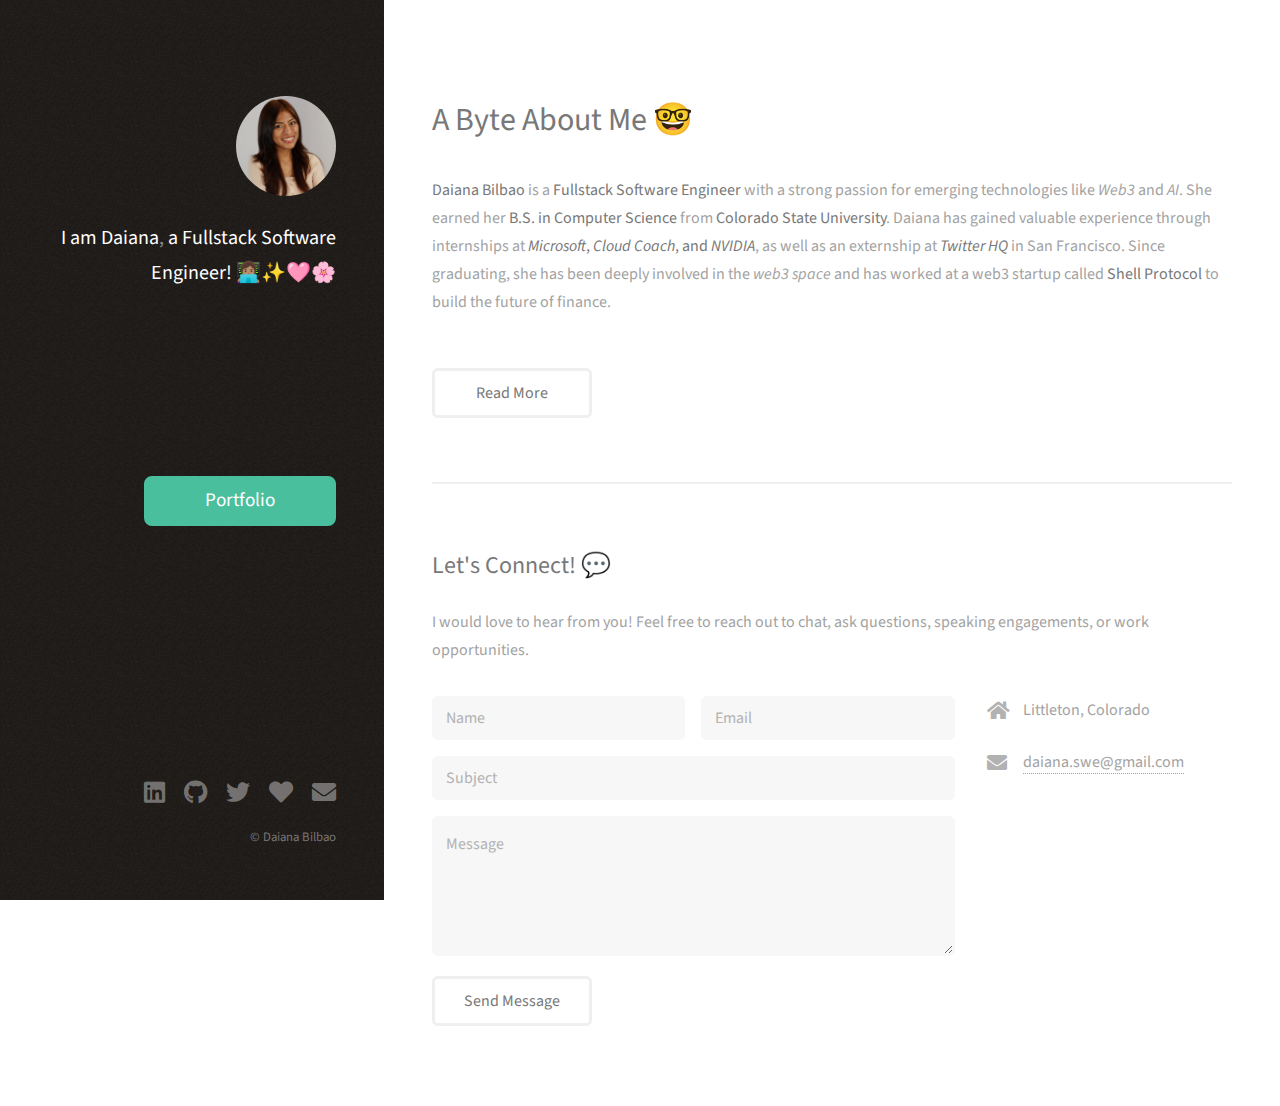
<file: index.html>
<!DOCTYPE html>
<html>
  <head>
    <!-- Google tag (gtag.js) -->
    <script
      async
      src="https://www.googletagmanager.com/gtag/js?id=G-5L2PHPG77F"
    ></script>
    <script>
      window.dataLayer = window.dataLayer || [];
      function gtag() {
        dataLayer.push(arguments);
      }
      gtag("js", new Date());
      gtag("config", "G-5L2PHPG77F");
    </script>
    <!-- End Google tag (gtag.js) -->

    <title>Daiana Bilbao | Software Engineer</title>
    <meta charset="utf-8" />
    <meta
      name="viewport"
      content="width=device-width, initial-scale=1, user-scalable=no"
    />
    <link rel="stylesheet" href="/assets/css/main.css" />

    <link
      rel="icon"
      href="images/my-pics/daiana-headshot.jpeg"
      type="image/x-icon"
    />
  </head>

  <body class="is-preload">
    <!-- Header -->
    <header id="header">
      <div class="inner">
        <a href="#" class="image avatar">
            <img src="images/my-pics/daiana-sq-headshot.jpeg" alt=""/>
        </a>
        <h1>
          <strong>I am Daiana</strong>,
          <strong>a Fullstack Software Engineer! 👩🏽‍💻✨🩷🌸</strong>
          <br />
        </h1>
      </div>

      <!-- Add Portfolio Link -->
      <ul class="actions responsive-buttons">
        <li>
          <a href="portfolio.html" class="button large primary">Portfolio</a>
        </li>
      </ul>
      
    </header>

    <!-- Main -->
    <div id="main">
      <!-- One -->
      <section id="one">
        <header class="major">
          <h2>A Byte About Me 🤓<br /></h2>
        </header>

        <p>
          <strong>Daiana Bilbao</strong> is a
          <strong>Fullstack Software Engineer</strong> with a strong passion for
          emerging technologies like <em>Web3</em> and <em>AI</em>. She earned her
          <strong>B.S. in Computer Science</strong> from
          <strong>Colorado State University</strong>. Daiana has gained valuable
          experience through internships at
          <strong
            ><em>Microsoft</em>, <em>Cloud Coach</em>, and
            <em>NVIDIA</em></strong
          >, as well as an externship at <strong><em>Twitter HQ</em></strong> in
          San Francisco. Since graduating, she has been deeply involved in the
          <em>web3 space</em> and has worked at a web3 startup called
          <strong>Shell Protocol</strong> to build the future of finance.
        </p>

        <div
          id="byteAboutMe"
          style="
            display: none;
            background-color: #ffe6e6;
            border-radius: 10px;
            padding: 20px;
          "
        >
          <br />
          <h3>Why Tech?  </h3>
          <p>
            Since I was little, I’ve always been a tech enthusiast. My favorite website was <em>Google</em>, as the daughter of immigrant parents who didn’t speak English, I was the translator and the one to figure out everything my parents needed, from paying bills to translating legal papers. Google became my best friend, and I loved that if I wanted to learn something, it was just a search away. Having access to information like that was incredibly empowering & that's why I'm in tech because I want empower others through the code I write. 🌟
          </p>

          <h3>Fun Facts:</h3>
            <ul>
              <li> I'm from Argentina 🇦🇷 </li>
              <li> I'm a first-generation college graduate & DACA Recipient 🎓 </li>
              <li> Advocate for wellness & mental health 🧘🏽‍♀️ </li>
              <li> Dedicated to empowering women & underrepresented communities in tech 💪🏽 </li>
            </ul>

<h3>My Favorite Quotes:</h3>

<blockquote>
  <p>“Shoot for the moon. Even if you miss, you'll land among the stars.”</p>
  <footer>- Norman Vincent Peale</footer>
</blockquote>

<blockquote>
  <p>“Every action you take is a vote for the type of person you wish to become.”</p>
  <footer>- James Clear</footer>
</blockquote>

<blockquote>
  <p>“Fail early, fail often, but always fail forward.”</p>
  <footer>- John C. Maxwell</footer>
</blockquote>

<blockquote>
  <p>“It's so important to identify beliefs. Because once you identify <em>[a negative belief]</em>, once you bring it into the light, you will see it doesn't belong to you:</p>
  <ul>
    <li>That it came from your parents;</li>
    <li>It came from your family;</li>
    <li>It came from your society;</li>
    <li>It came from your friends.</li>
  </ul>
  <p>And you bought into it. But it isn't yours.”</p>
  <footer>- Bashar</footer>
</blockquote>

<blockquote>
  <p>“Do the uncomfortable. Become comfortable with these acts. Prove to yourself that your limiting beliefs die a quick death if you will simply do what you feel uncomfortable doing.”</p>
  <footer>- Darren Rowse</footer>
</blockquote>
        </div>
        <ul class="actions">
          <li style="padding-top: 20px">
            <a
              href="#"
              class="button"
              id="readMoreBtn"
              onclick="toggleByteAboutMe()"
              >Read More</a
            >
          </li>
        </ul>
      </section>

      <script>
        function toggleByteAboutMe() {
          var content = document.getElementById("byteAboutMe");
          var button = document.getElementById("readMoreBtn");

          if (content.style.display === "none") {
            content.style.display = "block";
            button.textContent = "Read Less";
          } else {
            content.style.display = "none";
            button.textContent = "Read More";
          }
        }
      </script>

      <section id="three">
        <h2>Let's Connect! 💬</h2>
        <p>
          I would love to hear from you! Feel free to reach out to chat, ask
          questions, speaking engagements, or work opportunities.
        </p>
        <div class="row">
          <div class="col-8 col-12-small">
            <!-- Formspree Integration with reCAPTCHA v3 -->
            <form
              id="contactForm"
              action="https://formspree.io/f/mvgpyrly"
              method="POST"
            >
              <div class="row gtr-uniform gtr-50">
                <div class="col-6 col-12-xsmall">
                  <input
                    type="text"
                    name="name"
                    id="name"
                    placeholder="Name"
                    required
                  />
                </div>
                <div class="col-6 col-12-xsmall">
                  <input
                    type="email"
                    name="email"
                    id="email"
                    placeholder="Email"
                    required
                  />
                </div>
                <div class="col-12">
                  <input
                    type="text"
                    name="subject"
                    id="subject"
                    placeholder="Subject"
                    required
                  />
                </div>
                <div class="col-12">
                  <textarea
                    name="message"
                    id="message"
                    placeholder="Message"
                    rows="4"
                    required
                  ></textarea>
                </div>
                <input
                  type="hidden"
                  id="g-recaptcha-response"
                  name="g-recaptcha-response"
                />
              </div>
              <ul class="actions" style="padding-top: 20px">
                <li>
                  <input type="submit" value="Send Message" />
                </li>
              </ul>
            </form>
          </div>
          <div class="col-4 col-12-small">
            <ul class="labeled-icons">
              <li>
                <h3 class="icon solid fa-home">
                  <span class="label"></span>
                </h3>
                Littleton, Colorado
              </li>
              <li>
                <h3 class="icon solid fa-envelope">
                  <span class="label">Email</span>
                </h3>
                <a href="#">daiana.swe@gmail.com</a>
              </li>
            </ul>
          </div>
        </div>
      </section>

      <script src="https://www.google.com/recaptcha/api.js?render=6LdFyTYqAAAAAH2GTvfJukVPYrH8rKC8KQnCT6Ys"></script>

      <script>
        document
          .getElementById("contactForm")
          .addEventListener("submit", function (event) {
            event.preventDefault();
            grecaptcha.ready(function () {
              grecaptcha
                .execute("6LdFyTYqAAAAAH2GTvfJukVPYrH8rKC8KQnCT6Ys", {
                  action: "submit",
                })
                .then(function (token) {
                  document.getElementById("g-recaptcha-response").value = token;
                  document.getElementById("contactForm").submit();
                });
            });
          });
      </script>
    </div>

    <!-- Footer -->
    <footer id="footer">
      <div class="inner">
        <!-- Links -->
        <ul class="icons">
          <li>
            <a
              href="https://www.linkedin.com/in/daianabilbao/"
              class="icon brands fa-linkedin"
              target="_blank"
            >
              <span class="label">Linkedin</span></a
            >
          </li>
          <li>
            <a
              href="https://github.com/dayana0425"
              class="icon brands fa-github"
              target="_blank"
            >
              <span class="label">Github</span>
            </a>
          </li>
          <li>
            <a
              href="https://twitter.com/hello_dayana"
              class="icon brands fa-twitter"
              target="_blank"
            >
              <span class="label">Twitter</span>
            </a>
          </li>
          <li>
            <a
              href="https://hashnode.com/@daianabilbao"
              class="icon solid fa-heart"
              target="_blank"
            >
              <span class="label">Hashnode</span>
            </a>
          </li>
          <li>
            <a
              href="https://mail.google.com/mail/?view=cm&fs=1&to=daiana.swe@gmail.com"
              class="icon solid fa-envelope"
              target="_blank"
            >
              <span class="label">Email</span>
            </a>
          </li>
        </ul>
        <!-- Copyright -->
        <ul class="copyright">
          <li>&copy; Daiana Bilbao</li>
        </ul>
      </div>
    </footer>

    <!-- Scripts -->
    <script src="assets/js/jquery.min.js"></script>
    <script src="assets/js/jquery.poptrox.min.js"></script>
    <script src="assets/js/browser.min.js"></script>
    <script src="assets/js/breakpoints.min.js"></script>
    <script src="assets/js/util.js"></script>
    <script src="assets/js/main.js"></script>
  </body>
</html>
</file>
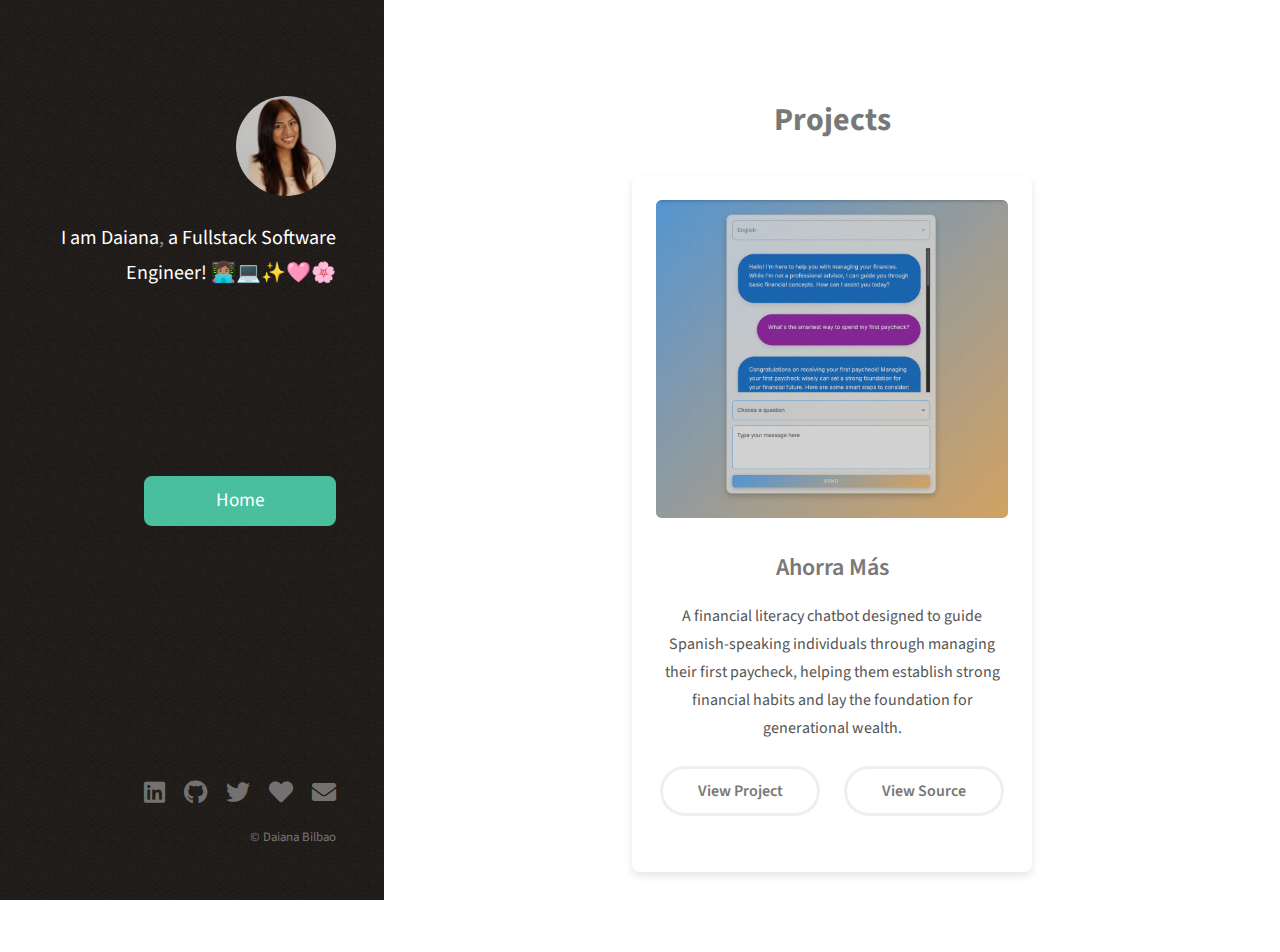
<file: portfolio.html>
<!DOCTYPE html>
<html>
  <head>
    <!-- Google tag (gtag.js) -->
    <script
      async
      src="https://www.googletagmanager.com/gtag/js?id=G-5L2PHPG77F"
    ></script>
    <script>
      window.dataLayer = window.dataLayer || [];
      function gtag() {
        dataLayer.push(arguments);
      }
      gtag("js", new Date());
      gtag("config", "G-5L2PHPG77F");
    </script>
    <!-- End Google tag (gtag.js) -->

    <title>Daiana Bilbao | Software Engineer</title>
    <meta charset="utf-8" />
    <meta
      name="viewport"
      content="width=device-width, initial-scale=1, user-scalable=no"
    />
    <link rel="stylesheet" href="/assets/css/main.css" />

    <link
      rel="icon"
      href="images/my-pics/daiana-headshot.jpeg"
      type="image/x-icon"
    />
  </head>

  <body class="is-preload">
    <!-- Header -->
    <header id="header">
      <div class="inner">
        <a href="#" class="image avatar">
          <img src="images/my-pics/daiana-sq-headshot.jpeg" alt=""/>
        </a>
        <h1>
          <strong>I am Daiana</strong>,
          <strong>a Fullstack Software Engineer! 👩🏽‍💻‍💻✨🩷🌸</strong>
          <br />
        </h1>
      </div>

      <!-- Links -->
      <ul class="actions responsive-buttons">
        <li>
          <a href="index.html" class="button large primary">Home</a>
        </li>
      </ul>
      
    </header>

    <!-- Main -->
    <div id="main">
      <section id="portfolio" class="projects-section">
        <h2>Projects</h2>
        <div class="row">
          <!-- Example Project 1 -->
          <div class="col-12 col-md-6 col-lg-4 project-container">
            <article class="project-item">
              <a href="https://ahorramas.daianabilbao.xyz" class="image fit">
                <img
                  src="images/projects/ahorramas.png"
                  alt="Ahorra Más Project"
                  class="project-image"
                />
              </a>
              <h3 class="project-title">Ahorra Más</h3>
              <p class="project-description">
                A financial literacy chatbot designed to guide Spanish-speaking
                individuals through managing their first paycheck, helping them
                establish strong financial habits and lay the foundation for
                generational wealth.
              </p>
              <ul class="actions project-links">
                <li>
                  <a href="https://ahorramas.daianabilbao.xyz" class="button"
                    >View Project</a
                  >
                </li>
                <li>
                  <a
                    href="https://github.com/dayana0425/ai-chatbot-ahorramas"
                    class="button"
                    >View Source</a
                  >
                </li>
              </ul>
            </article>
          </div>
        </div>
      </section>
    </div>

    <!-- Footer -->
    <footer id="footer">
      <div class="inner">
        <!-- Links -->
        <ul class="icons">
          <li>
            <a
              href="https://www.linkedin.com/in/daianabilbao/"
              class="icon brands fa-linkedin"
              target="_blank"
            >
              <span class="label">Linkedin</span></a
            >
          </li>
          <li>
            <a
              href="https://github.com/dayana0425"
              class="icon brands fa-github"
              target="_blank"
            >
              <span class="label">Github</span>
            </a>
          </li>
          <li>
            <a
              href="https://twitter.com/hello_dayana"
              class="icon brands fa-twitter"
              target="_blank"
            >
              <span class="label">Twitter</span>
            </a>
          </li>
          <li>
            <a
              href="https://hashnode.com/@daianabilbao"
              class="icon solid fa-heart"
              target="_blank"
            >
              <span class="label">Hashnode</span>
            </a>
          </li>
          <li>
            <a
              href="https://mail.google.com/mail/?view=cm&fs=1&to=daiana.swe@gmail.com"
              class="icon solid fa-envelope"
              target="_blank"
            >
              <span class="label">Email</span>
            </a>
          </li>
        </ul>
        <!-- Copyright -->
        <ul class="copyright">
          <li>&copy; Daiana Bilbao</li>
        </ul>
      </div>
    </footer>

    <!-- Scripts -->
    <script src="assets/js/jquery.min.js"></script>
    <script src="assets/js/jquery.poptrox.min.js"></script>
    <script src="assets/js/browser.min.js"></script>
    <script src="assets/js/breakpoints.min.js"></script>
    <script src="assets/js/util.js"></script>
    <script src="assets/js/main.js"></script>
  </body>
</html>
</file>
<file: assets/css/main.css>
@import url("fontawesome-all.min.css");
@import url("https://fonts.googleapis.com/css?family=Source+Sans+Pro:400,400italic");

/*
	Strata by HTML5 UP
	html5up.net | @ajlkn
	Free for personal and commercial use under the CCA 3.0 license (html5up.net/license)
*/

html,
body,
div,
span,
applet,
object,
iframe,
h1,
h2,
h3,
h4,
h5,
h6,
p,
blockquote,
pre,
a,
abbr,
acronym,
address,
big,
cite,
code,
del,
dfn,
em,
img,
ins,
kbd,
q,
s,
samp,
small,
strike,
strong,
sub,
sup,
tt,
var,
b,
u,
i,
center,
dl,
dt,
dd,
ol,
ul,
li,
fieldset,
form,
label,
legend,
table,
caption,
tbody,
tfoot,
thead,
tr,
th,
td,
article,
aside,
canvas,
details,
embed,
figure,
figcaption,
footer,
header,
hgroup,
menu,
nav,
output,
ruby,
section,
summary,
time,
mark,
audio,
video {
	margin: 0;
	padding: 0;
	border: 0;
	font-size: 100%;
	font: inherit;
	vertical-align: baseline;
}

article,
aside,
details,
figcaption,
figure,
footer,
header,
hgroup,
menu,
nav,
section {
	display: block;
}

body {
	line-height: 1;
}

ol,
ul {
	list-style: none;
}

blockquote,
q {
	quotes: none;
}

blockquote:before,
blockquote:after,
q:before,
q:after {
	content: '';
	content: none;
}

table {
	border-collapse: collapse;
	border-spacing: 0;
}

body {
	-webkit-text-size-adjust: none;
}

mark {
	background-color: transparent;
	color: inherit;
}

input::-moz-focus-inner {
	border: 0;
	padding: 0;
}

input,
select,
textarea {
	-moz-appearance: none;
	-webkit-appearance: none;
	-ms-appearance: none;
	appearance: none;
}

/* Basic */

html {
	box-sizing: border-box;
}

*,
*:before,
*:after {
	box-sizing: inherit;
}

body {
	background: #fff;
}

body.is-preload *,
body.is-preload *:before,
body.is-preload *:after {
	-moz-animation: none !important;
	-webkit-animation: none !important;
	-ms-animation: none !important;
	animation: none !important;
	-moz-transition: none !important;
	-webkit-transition: none !important;
	-ms-transition: none !important;
	transition: none !important;
}

body,
input,
select,
textarea {
	color: #a2a2a2;
	font-family: "Source Sans Pro", Helvetica, sans-serif;
	font-size: 16pt;
	font-weight: 400;
	line-height: 1.75em;
}

a {
	-moz-transition: color 0.2s ease-in-out, border-color 0.2s ease-in-out;
	-webkit-transition: color 0.2s ease-in-out, border-color 0.2s ease-in-out;
	-ms-transition: color 0.2s ease-in-out, border-color 0.2s ease-in-out;
	transition: color 0.2s ease-in-out, border-color 0.2s ease-in-out;
	border-bottom: dotted 1px;
	color: #49bf9d;
	text-decoration: none;
}

a:hover {
	border-bottom-color: transparent;
	color: #49bf9d !important;
	text-decoration: none;
}

strong,
b {
	color: #787878;
	font-weight: 400;
}

em,
i {
	font-style: italic;
}

p {
	margin: 0 0 2em 0;
}

h1,
h2,
h3,
h4,
h5,
h6 {
	color: #787878;
	font-weight: 400;
	line-height: 1em;
	margin: 0 0 1em 0;
}

h1 a,
h2 a,
h3 a,
h4 a,
h5 a,
h6 a {
	color: inherit;
	text-decoration: none;
}

h1 {
	font-size: 2em;
	line-height: 1.5em;
}

h2 {
	font-size: 1.5em;
	line-height: 1.5em;
}

h3 {
	font-size: 1.25em;
	line-height: 1.5em;
}

h4 {
	font-size: 1.1em;
	line-height: 1.5em;
}

h5 {
	font-size: 0.9em;
	line-height: 1.5em;
}

h6 {
	font-size: 0.7em;
	line-height: 1.5em;
}

sub {
	font-size: 0.8em;
	position: relative;
	top: 0.5em;
}

sup {
	font-size: 0.8em;
	position: relative;
	top: -0.5em;
}

hr {
	border: 0;
	border-bottom: solid 2px #efefef;
	margin: 2em 0;
}

hr.major {
	margin: 3em 0;
}

blockquote {
	border-left: solid 6px #efefef;
	font-style: italic;
	margin: 0 0 2em 0;
	padding: 0.5em 0 0.5em 1.5em;
}

code {
	background: #f7f7f7;
	border-radius: 0.35em;
	border: solid 2px #efefef;
	font-family: "Courier New", monospace;
	font-size: 0.9em;
	margin: 0 0.25em;
	padding: 0.25em 0.65em;
}

pre {
	-webkit-overflow-scrolling: touch;
	font-family: "Courier New", monospace;
	font-size: 0.9em;
	margin: 0 0 2em 0;
}

pre code {
	display: block;
	line-height: 1.75em;
	padding: 1em 1.5em;
	overflow-x: auto;
}

.align-left {
	text-align: left;
}

.align-center {
	text-align: center;
}

.align-right {
	text-align: right;
}

/* Container */

.container {
	margin: 0 auto;
	max-width: calc(100% - 4em);
	width: 100%;
}

.container.xsmall {
	width: 25%;
}

.container.small {
	width: 50%;
}

.container.medium {
	width: 75%;
}

.container.large {
	width: 125%;
}

.container.xlarge {
	width: 150%;
}

.container.max {
	width: 100%;
}

@media screen and (max-width: 980px) {

	.container {
		width: 100% !important;
		max-width: 100% !important;
	}

}

@media screen and (max-width: 480px) {

	.container {
		max-width: calc(100% - 3em);
	}

}

/* Row */

.row {
	display: flex;
	flex-wrap: wrap;
	box-sizing: border-box;
	align-items: stretch;
}

.row>* {
	box-sizing: border-box;
}

.row.gtr-uniform>*> :last-child {
	margin-bottom: 0;
}

.row.aln-left {
	justify-content: flex-start;
}

.row.aln-center {
	justify-content: center;
}

.row.aln-right {
	justify-content: flex-end;
}

.row.aln-top {
	align-items: flex-start;
}

.row.aln-middle {
	align-items: center;
}

.row.aln-bottom {
	align-items: flex-end;
}

.row>.imp {
	order: -1;
}

.row>.col-1 {
	width: 8.33333%;
}

.row>.off-1 {
	margin-left: 8.33333%;
}

.row>.col-2 {
	width: 16.66667%;
}

.row>.off-2 {
	margin-left: 16.66667%;
}

.row>.col-3 {
	width: 25%;
}

.row>.off-3 {
	margin-left: 25%;
}

.row>.col-4 {
	width: 33.33333%;
}

.row>.off-4 {
	margin-left: 33.33333%;
}

.row>.col-5 {
	width: 41.66667%;
}

.row>.off-5 {
	margin-left: 41.66667%;
}

.row>.col-6 {
	width: 50%;
}

.row>.off-6 {
	margin-left: 50%;
}

.row>.col-7 {
	width: 58.33333%;
}

.row>.off-7 {
	margin-left: 58.33333%;
}

.row>.col-8 {
	width: 66.66667%;
}

.row>.off-8 {
	margin-left: 66.66667%;
}

.row>.col-9 {
	width: 75%;
}

.row>.off-9 {
	margin-left: 75%;
}

.row>.col-10 {
	width: 83.33333%;
}

.row>.off-10 {
	margin-left: 83.33333%;
}

.row>.col-11 {
	width: 91.66667%;
}

.row>.off-11 {
	margin-left: 91.66667%;
}

.row>.col-12 {
	width: 100%;
}

.row>.off-12 {
	margin-left: 100%;
}

.row.gtr-0 {
	margin-top: 0;
	margin-left: 0em;
}

.row.gtr-0>* {
	padding: 0 0 0 0em;
}

.row.gtr-0.gtr-uniform {
	margin-top: 0em;
}

.row.gtr-0.gtr-uniform>* {
	padding-top: 0em;
}

.row.gtr-25 {
	margin-top: 0;
	margin-left: -0.625em;
}

.row.gtr-25>* {
	padding: 0 0 0 0.625em;
}

.row.gtr-25.gtr-uniform {
	margin-top: -0.625em;
}

.row.gtr-25.gtr-uniform>* {
	padding-top: 0.625em;
}

.row.gtr-50 {
	margin-top: 0;
	margin-left: -1.25em;
}

.row.gtr-50>* {
	padding: 0 0 0 1.25em;
}

.row.gtr-50.gtr-uniform {
	margin-top: -1.25em;
}

.row.gtr-50.gtr-uniform>* {
	padding-top: 1.25em;
}

.row {
	margin-top: 0;
	margin-left: -2.5em;
}

.row>* {
	padding: 0 0 0 2.5em;
}

.row.gtr-uniform {
	margin-top: -2.5em;
}

.row.gtr-uniform>* {
	padding-top: 2.5em;
}

.row.gtr-150 {
	margin-top: 0;
	margin-left: -3.75em;
}

.row.gtr-150>* {
	padding: 0 0 0 3.75em;
}

.row.gtr-150.gtr-uniform {
	margin-top: -3.75em;
}

.row.gtr-150.gtr-uniform>* {
	padding-top: 3.75em;
}

.row.gtr-200 {
	margin-top: 0;
	margin-left: -5em;
}

.row.gtr-200>* {
	padding: 0 0 0 5em;
}

.row.gtr-200.gtr-uniform {
	margin-top: -5em;
}

.row.gtr-200.gtr-uniform>* {
	padding-top: 5em;
}

@media screen and (max-width: 1800px) {

	.row {
		display: flex;
		flex-wrap: wrap;
		box-sizing: border-box;
		align-items: stretch;
	}

	.row>* {
		box-sizing: border-box;
	}

	.row.gtr-uniform>*> :last-child {
		margin-bottom: 0;
	}

	.row.aln-left {
		justify-content: flex-start;
	}

	.row.aln-center {
		justify-content: center;
	}

	.row.aln-right {
		justify-content: flex-end;
	}

	.row.aln-top {
		align-items: flex-start;
	}

	.row.aln-middle {
		align-items: center;
	}

	.row.aln-bottom {
		align-items: flex-end;
	}

	.row>.imp-xlarge {
		order: -1;
	}

	.row>.col-1-xlarge {
		width: 8.33333%;
	}

	.row>.off-1-xlarge {
		margin-left: 8.33333%;
	}

	.row>.col-2-xlarge {
		width: 16.66667%;
	}

	.row>.off-2-xlarge {
		margin-left: 16.66667%;
	}

	.row>.col-3-xlarge {
		width: 25%;
	}

	.row>.off-3-xlarge {
		margin-left: 25%;
	}

	.row>.col-4-xlarge {
		width: 33.33333%;
	}

	.row>.off-4-xlarge {
		margin-left: 33.33333%;
	}

	.row>.col-5-xlarge {
		width: 41.66667%;
	}

	.row>.off-5-xlarge {
		margin-left: 41.66667%;
	}

	.row>.col-6-xlarge {
		width: 50%;
	}

	.row>.off-6-xlarge {
		margin-left: 50%;
	}

	.row>.col-7-xlarge {
		width: 58.33333%;
	}

	.row>.off-7-xlarge {
		margin-left: 58.33333%;
	}

	.row>.col-8-xlarge {
		width: 66.66667%;
	}

	.row>.off-8-xlarge {
		margin-left: 66.66667%;
	}

	.row>.col-9-xlarge {
		width: 75%;
	}

	.row>.off-9-xlarge {
		margin-left: 75%;
	}

	.row>.col-10-xlarge {
		width: 83.33333%;
	}

	.row>.off-10-xlarge {
		margin-left: 83.33333%;
	}

	.row>.col-11-xlarge {
		width: 91.66667%;
	}

	.row>.off-11-xlarge {
		margin-left: 91.66667%;
	}

	.row>.col-12-xlarge {
		width: 100%;
	}

	.row>.off-12-xlarge {
		margin-left: 100%;
	}

	.row.gtr-0 {
		margin-top: 0;
		margin-left: 0em;
	}

	.row.gtr-0>* {
		padding: 0 0 0 0em;
	}

	.row.gtr-0.gtr-uniform {
		margin-top: 0em;
	}

	.row.gtr-0.gtr-uniform>* {
		padding-top: 0em;
	}

	.row.gtr-25 {
		margin-top: 0;
		margin-left: -0.625em;
	}

	.row.gtr-25>* {
		padding: 0 0 0 0.625em;
	}

	.row.gtr-25.gtr-uniform {
		margin-top: -0.625em;
	}

	.row.gtr-25.gtr-uniform>* {
		padding-top: 0.625em;
	}

	.row.gtr-50 {
		margin-top: 0;
		margin-left: -1.25em;
	}

	.row.gtr-50>* {
		padding: 0 0 0 1.25em;
	}

	.row.gtr-50.gtr-uniform {
		margin-top: -1.25em;
	}

	.row.gtr-50.gtr-uniform>* {
		padding-top: 1.25em;
	}

	.row {
		margin-top: 0;
		margin-left: -2.5em;
	}

	.row>* {
		padding: 0 0 0 2.5em;
	}

	.row.gtr-uniform {
		margin-top: -2.5em;
	}

	.row.gtr-uniform>* {
		padding-top: 2.5em;
	}

	.row.gtr-150 {
		margin-top: 0;
		margin-left: -3.75em;
	}

	.row.gtr-150>* {
		padding: 0 0 0 3.75em;
	}

	.row.gtr-150.gtr-uniform {
		margin-top: -3.75em;
	}

	.row.gtr-150.gtr-uniform>* {
		padding-top: 3.75em;
	}

	.row.gtr-200 {
		margin-top: 0;
		margin-left: -5em;
	}

	.row.gtr-200>* {
		padding: 0 0 0 5em;
	}

	.row.gtr-200.gtr-uniform {
		margin-top: -5em;
	}

	.row.gtr-200.gtr-uniform>* {
		padding-top: 5em;
	}

}

@media screen and (max-width: 1280px) {

	.row {
		display: flex;
		flex-wrap: wrap;
		box-sizing: border-box;
		align-items: stretch;
	}

	.row>* {
		box-sizing: border-box;
	}

	.row.gtr-uniform>*> :last-child {
		margin-bottom: 0;
	}

	.row.aln-left {
		justify-content: flex-start;
	}

	.row.aln-center {
		justify-content: center;
	}

	.row.aln-right {
		justify-content: flex-end;
	}

	.row.aln-top {
		align-items: flex-start;
	}

	.row.aln-middle {
		align-items: center;
	}

	.row.aln-bottom {
		align-items: flex-end;
	}

	.row>.imp-large {
		order: -1;
	}

	.row>.col-1-large {
		width: 8.33333%;
	}

	.row>.off-1-large {
		margin-left: 8.33333%;
	}

	.row>.col-2-large {
		width: 16.66667%;
	}

	.row>.off-2-large {
		margin-left: 16.66667%;
	}

	.row>.col-3-large {
		width: 25%;
	}

	.row>.off-3-large {
		margin-left: 25%;
	}

	.row>.col-4-large {
		width: 33.33333%;
	}

	.row>.off-4-large {
		margin-left: 33.33333%;
	}

	.row>.col-5-large {
		width: 41.66667%;
	}

	.row>.off-5-large {
		margin-left: 41.66667%;
	}

	.row>.col-6-large {
		width: 50%;
	}

	.row>.off-6-large {
		margin-left: 50%;
	}

	.row>.col-7-large {
		width: 58.33333%;
	}

	.row>.off-7-large {
		margin-left: 58.33333%;
	}

	.row>.col-8-large {
		width: 66.66667%;
	}

	.row>.off-8-large {
		margin-left: 66.66667%;
	}

	.row>.col-9-large {
		width: 75%;
	}

	.row>.off-9-large {
		margin-left: 75%;
	}

	.row>.col-10-large {
		width: 83.33333%;
	}

	.row>.off-10-large {
		margin-left: 83.33333%;
	}

	.row>.col-11-large {
		width: 91.66667%;
	}

	.row>.off-11-large {
		margin-left: 91.66667%;
	}

	.row>.col-12-large {
		width: 100%;
	}

	.row>.off-12-large {
		margin-left: 100%;
	}

	.row.gtr-0 {
		margin-top: 0;
		margin-left: 0em;
	}

	.row.gtr-0>* {
		padding: 0 0 0 0em;
	}

	.row.gtr-0.gtr-uniform {
		margin-top: 0em;
	}

	.row.gtr-0.gtr-uniform>* {
		padding-top: 0em;
	}

	.row.gtr-25 {
		margin-top: 0;
		margin-left: -0.5em;
	}

	.row.gtr-25>* {
		padding: 0 0 0 0.5em;
	}

	.row.gtr-25.gtr-uniform {
		margin-top: -0.5em;
	}

	.row.gtr-25.gtr-uniform>* {
		padding-top: 0.5em;
	}

	.row.gtr-50 {
		margin-top: 0;
		margin-left: -1em;
	}

	.row.gtr-50>* {
		padding: 0 0 0 1em;
	}

	.row.gtr-50.gtr-uniform {
		margin-top: -1em;
	}

	.row.gtr-50.gtr-uniform>* {
		padding-top: 1em;
	}

	.row {
		margin-top: 0;
		margin-left: -2em;
	}

	.row>* {
		padding: 0 0 0 2em;
	}

	.row.gtr-uniform {
		margin-top: -2em;
	}

	.row.gtr-uniform>* {
		padding-top: 2em;
	}

	.row.gtr-150 {
		margin-top: 0;
		margin-left: -3em;
	}

	.row.gtr-150>* {
		padding: 0 0 0 3em;
	}

	.row.gtr-150.gtr-uniform {
		margin-top: -3em;
	}

	.row.gtr-150.gtr-uniform>* {
		padding-top: 3em;
	}

	.row.gtr-200 {
		margin-top: 0;
		margin-left: -4em;
	}

	.row.gtr-200>* {
		padding: 0 0 0 4em;
	}

	.row.gtr-200.gtr-uniform {
		margin-top: -4em;
	}

	.row.gtr-200.gtr-uniform>* {
		padding-top: 4em;
	}

}

@media screen and (max-width: 980px) {

	.row {
		display: flex;
		flex-wrap: wrap;
		box-sizing: border-box;
		align-items: stretch;
	}

	.row>* {
		box-sizing: border-box;
	}

	.row.gtr-uniform>*> :last-child {
		margin-bottom: 0;
	}

	.row.aln-left {
		justify-content: flex-start;
	}

	.row.aln-center {
		justify-content: center;
	}

	.row.aln-right {
		justify-content: flex-end;
	}

	.row.aln-top {
		align-items: flex-start;
	}

	.row.aln-middle {
		align-items: center;
	}

	.row.aln-bottom {
		align-items: flex-end;
	}

	.row>.imp-medium {
		order: -1;
	}

	.row>.col-1-medium {
		width: 8.33333%;
	}

	.row>.off-1-medium {
		margin-left: 8.33333%;
	}

	.row>.col-2-medium {
		width: 16.66667%;
	}

	.row>.off-2-medium {
		margin-left: 16.66667%;
	}

	.row>.col-3-medium {
		width: 25%;
	}

	.row>.off-3-medium {
		margin-left: 25%;
	}

	.row>.col-4-medium {
		width: 33.33333%;
	}

	.row>.off-4-medium {
		margin-left: 33.33333%;
	}

	.row>.col-5-medium {
		width: 41.66667%;
	}

	.row>.off-5-medium {
		margin-left: 41.66667%;
	}

	.row>.col-6-medium {
		width: 50%;
	}

	.row>.off-6-medium {
		margin-left: 50%;
	}

	.row>.col-7-medium {
		width: 58.33333%;
	}

	.row>.off-7-medium {
		margin-left: 58.33333%;
	}

	.row>.col-8-medium {
		width: 66.66667%;
	}

	.row>.off-8-medium {
		margin-left: 66.66667%;
	}

	.row>.col-9-medium {
		width: 75%;
	}

	.row>.off-9-medium {
		margin-left: 75%;
	}

	.row>.col-10-medium {
		width: 83.33333%;
	}

	.row>.off-10-medium {
		margin-left: 83.33333%;
	}

	.row>.col-11-medium {
		width: 91.66667%;
	}

	.row>.off-11-medium {
		margin-left: 91.66667%;
	}

	.row>.col-12-medium {
		width: 100%;
	}

	.row>.off-12-medium {
		margin-left: 100%;
	}

	.row.gtr-0 {
		margin-top: 0;
		margin-left: 0em;
	}

	.row.gtr-0>* {
		padding: 0 0 0 0em;
	}

	.row.gtr-0.gtr-uniform {
		margin-top: 0em;
	}

	.row.gtr-0.gtr-uniform>* {
		padding-top: 0em;
	}

	.row.gtr-25 {
		margin-top: 0;
		margin-left: -0.5em;
	}

	.row.gtr-25>* {
		padding: 0 0 0 0.5em;
	}

	.row.gtr-25.gtr-uniform {
		margin-top: -0.5em;
	}

	.row.gtr-25.gtr-uniform>* {
		padding-top: 0.5em;
	}

	.row.gtr-50 {
		margin-top: 0;
		margin-left: -1em;
	}

	.row.gtr-50>* {
		padding: 0 0 0 1em;
	}

	.row.gtr-50.gtr-uniform {
		margin-top: -1em;
	}

	.row.gtr-50.gtr-uniform>* {
		padding-top: 1em;
	}

	.row {
		margin-top: 0;
		margin-left: -2em;
	}

	.row>* {
		padding: 0 0 0 2em;
	}

	.row.gtr-uniform {
		margin-top: -2em;
	}

	.row.gtr-uniform>* {
		padding-top: 2em;
	}

	.row.gtr-150 {
		margin-top: 0;
		margin-left: -3em;
	}

	.row.gtr-150>* {
		padding: 0 0 0 3em;
	}

	.row.gtr-150.gtr-uniform {
		margin-top: -3em;
	}

	.row.gtr-150.gtr-uniform>* {
		padding-top: 3em;
	}

	.row.gtr-200 {
		margin-top: 0;
		margin-left: -4em;
	}

	.row.gtr-200>* {
		padding: 0 0 0 4em;
	}

	.row.gtr-200.gtr-uniform {
		margin-top: -4em;
	}

	.row.gtr-200.gtr-uniform>* {
		padding-top: 4em;
	}

}

@media screen and (max-width: 736px) {

	.row {
		display: flex;
		flex-wrap: wrap;
		box-sizing: border-box;
		align-items: stretch;
	}

	.row>* {
		box-sizing: border-box;
	}

	.row.gtr-uniform>*> :last-child {
		margin-bottom: 0;
	}

	.row.aln-left {
		justify-content: flex-start;
	}

	.row.aln-center {
		justify-content: center;
	}

	.row.aln-right {
		justify-content: flex-end;
	}

	.row.aln-top {
		align-items: flex-start;
	}

	.row.aln-middle {
		align-items: center;
	}

	.row.aln-bottom {
		align-items: flex-end;
	}

	.row>.imp-small {
		order: -1;
	}

	.row>.col-1-small {
		width: 8.33333%;
	}

	.row>.off-1-small {
		margin-left: 8.33333%;
	}

	.row>.col-2-small {
		width: 16.66667%;
	}

	.row>.off-2-small {
		margin-left: 16.66667%;
	}

	.row>.col-3-small {
		width: 25%;
	}

	.row>.off-3-small {
		margin-left: 25%;
	}

	.row>.col-4-small {
		width: 33.33333%;
	}

	.row>.off-4-small {
		margin-left: 33.33333%;
	}

	.row>.col-5-small {
		width: 41.66667%;
	}

	.row>.off-5-small {
		margin-left: 41.66667%;
	}

	.row>.col-6-small {
		width: 50%;
	}

	.row>.off-6-small {
		margin-left: 50%;
	}

	.row>.col-7-small {
		width: 58.33333%;
	}

	.row>.off-7-small {
		margin-left: 58.33333%;
	}

	.row>.col-8-small {
		width: 66.66667%;
	}

	.row>.off-8-small {
		margin-left: 66.66667%;
	}

	.row>.col-9-small {
		width: 75%;
	}

	.row>.off-9-small {
		margin-left: 75%;
	}

	.row>.col-10-small {
		width: 83.33333%;
	}

	.row>.off-10-small {
		margin-left: 83.33333%;
	}

	.row>.col-11-small {
		width: 91.66667%;
	}

	.row>.off-11-small {
		margin-left: 91.66667%;
	}

	.row>.col-12-small {
		width: 100%;
	}

	.row>.off-12-small {
		margin-left: 100%;
	}

	.row.gtr-0 {
		margin-top: 0;
		margin-left: 0em;
	}

	.row.gtr-0>* {
		padding: 0 0 0 0em;
	}

	.row.gtr-0.gtr-uniform {
		margin-top: 0em;
	}

	.row.gtr-0.gtr-uniform>* {
		padding-top: 0em;
	}

	.row.gtr-25 {
		margin-top: 0;
		margin-left: -0.375em;
	}

	.row.gtr-25>* {
		padding: 0 0 0 0.375em;
	}

	.row.gtr-25.gtr-uniform {
		margin-top: -0.375em;
	}

	.row.gtr-25.gtr-uniform>* {
		padding-top: 0.375em;
	}

	.row.gtr-50 {
		margin-top: 0;
		margin-left: -0.75em;
	}

	.row.gtr-50>* {
		padding: 0 0 0 0.75em;
	}

	.row.gtr-50.gtr-uniform {
		margin-top: -0.75em;
	}

	.row.gtr-50.gtr-uniform>* {
		padding-top: 0.75em;
	}

	.row {
		margin-top: 0;
		margin-left: -1.5em;
	}

	.row>* {
		padding: 0 0 0 1.5em;
	}

	.row.gtr-uniform {
		margin-top: -1.5em;
	}

	.row.gtr-uniform>* {
		padding-top: 1.5em;
	}

	.row.gtr-150 {
		margin-top: 0;
		margin-left: -2.25em;
	}

	.row.gtr-150>* {
		padding: 0 0 0 2.25em;
	}

	.row.gtr-150.gtr-uniform {
		margin-top: -2.25em;
	}

	.row.gtr-150.gtr-uniform>* {
		padding-top: 2.25em;
	}

	.row.gtr-200 {
		margin-top: 0;
		margin-left: -3em;
	}

	.row.gtr-200>* {
		padding: 0 0 0 3em;
	}

	.row.gtr-200.gtr-uniform {
		margin-top: -3em;
	}

	.row.gtr-200.gtr-uniform>* {
		padding-top: 3em;
	}

}

@media screen and (max-width: 480px) {

	.row {
		display: flex;
		flex-wrap: wrap;
		box-sizing: border-box;
		align-items: stretch;
	}

	.row>* {
		box-sizing: border-box;
	}

	.row.gtr-uniform>*> :last-child {
		margin-bottom: 0;
	}

	.row.aln-left {
		justify-content: flex-start;
	}

	.row.aln-center {
		justify-content: center;
	}

	.row.aln-right {
		justify-content: flex-end;
	}

	.row.aln-top {
		align-items: flex-start;
	}

	.row.aln-middle {
		align-items: center;
	}

	.row.aln-bottom {
		align-items: flex-end;
	}

	.row>.imp-xsmall {
		order: -1;
	}

	.row>.col-1-xsmall {
		width: 8.33333%;
	}

	.row>.off-1-xsmall {
		margin-left: 8.33333%;
	}

	.row>.col-2-xsmall {
		width: 16.66667%;
	}

	.row>.off-2-xsmall {
		margin-left: 16.66667%;
	}

	.row>.col-3-xsmall {
		width: 25%;
	}

	.row>.off-3-xsmall {
		margin-left: 25%;
	}

	.row>.col-4-xsmall {
		width: 33.33333%;
	}

	.row>.off-4-xsmall {
		margin-left: 33.33333%;
	}

	.row>.col-5-xsmall {
		width: 41.66667%;
	}

	.row>.off-5-xsmall {
		margin-left: 41.66667%;
	}

	.row>.col-6-xsmall {
		width: 50%;
	}

	.row>.off-6-xsmall {
		margin-left: 50%;
	}

	.row>.col-7-xsmall {
		width: 58.33333%;
	}

	.row>.off-7-xsmall {
		margin-left: 58.33333%;
	}

	.row>.col-8-xsmall {
		width: 66.66667%;
	}

	.row>.off-8-xsmall {
		margin-left: 66.66667%;
	}

	.row>.col-9-xsmall {
		width: 75%;
	}

	.row>.off-9-xsmall {
		margin-left: 75%;
	}

	.row>.col-10-xsmall {
		width: 83.33333%;
	}

	.row>.off-10-xsmall {
		margin-left: 83.33333%;
	}

	.row>.col-11-xsmall {
		width: 91.66667%;
	}

	.row>.off-11-xsmall {
		margin-left: 91.66667%;
	}

	.row>.col-12-xsmall {
		width: 100%;
	}

	.row>.off-12-xsmall {
		margin-left: 100%;
	}

	.row.gtr-0 {
		margin-top: 0;
		margin-left: 0em;
	}

	.row.gtr-0>* {
		padding: 0 0 0 0em;
	}

	.row.gtr-0.gtr-uniform {
		margin-top: 0em;
	}

	.row.gtr-0.gtr-uniform>* {
		padding-top: 0em;
	}

	.row.gtr-25 {
		margin-top: 0;
		margin-left: -0.375em;
	}

	.row.gtr-25>* {
		padding: 0 0 0 0.375em;
	}

	.row.gtr-25.gtr-uniform {
		margin-top: -0.375em;
	}

	.row.gtr-25.gtr-uniform>* {
		padding-top: 0.375em;
	}

	.row.gtr-50 {
		margin-top: 0;
		margin-left: -0.75em;
	}

	.row.gtr-50>* {
		padding: 0 0 0 0.75em;
	}

	.row.gtr-50.gtr-uniform {
		margin-top: -0.75em;
	}

	.row.gtr-50.gtr-uniform>* {
		padding-top: 0.75em;
	}

	.row {
		margin-top: 0;
		margin-left: -1.5em;
	}

	.row>* {
		padding: 0 0 0 1.5em;
	}

	.row.gtr-uniform {
		margin-top: -1.5em;
	}

	.row.gtr-uniform>* {
		padding-top: 1.5em;
	}

	.row.gtr-150 {
		margin-top: 0;
		margin-left: -2.25em;
	}

	.row.gtr-150>* {
		padding: 0 0 0 2.25em;
	}

	.row.gtr-150.gtr-uniform {
		margin-top: -2.25em;
	}

	.row.gtr-150.gtr-uniform>* {
		padding-top: 2.25em;
	}

	.row.gtr-200 {
		margin-top: 0;
		margin-left: -3em;
	}

	.row.gtr-200>* {
		padding: 0 0 0 3em;
	}

	.row.gtr-200.gtr-uniform {
		margin-top: -3em;
	}

	.row.gtr-200.gtr-uniform>* {
		padding-top: 3em;
	}

}

/* Section/Article */

section.special,
article.special {
	text-align: center;
}

header p {
	color: #b2b2b2;
	position: relative;
	margin: 0 0 1.5em 0;
}

header h2+p {
	font-size: 1.25em;
	margin-top: -1em;
	line-height: 1.5em;
}

header h3+p {
	font-size: 1.1em;
	margin-top: -0.8em;
	line-height: 1.5em;
}

header h4+p,
header h5+p,
header h6+p {
	font-size: 0.9em;
	margin-top: -0.6em;
	line-height: 1.5em;
}

header.major h2 {
	font-size: 2em;
}

/* Form */

form {
	margin: 0 0 2em 0;
}

label {
	color: #787878;
	display: block;
	font-size: 0.9em;
	font-weight: 400;
	margin: 0 0 1em 0;
}

input[type="text"],
input[type="password"],
input[type="email"],
select,
textarea {
	-moz-appearance: none;
	-webkit-appearance: none;
	-ms-appearance: none;
	appearance: none;
	background: #f7f7f7;
	border-radius: 0.35em;
	border: solid 2px transparent;
	color: inherit;
	display: block;
	outline: 0;
	padding: 0 0.75em;
	text-decoration: none;
	width: 100%;
}

input[type="text"]:invalid,
input[type="password"]:invalid,
input[type="email"]:invalid,
select:invalid,
textarea:invalid {
	box-shadow: none;
}

input[type="text"]:focus,
input[type="password"]:focus,
input[type="email"]:focus,
select:focus,
textarea:focus {
	border-color: #49bf9d;
}

select {
	background-image: url("data:image/svg+xml;charset=utf8,%3Csvg xmlns='http://www.w3.org/2000/svg' width='40' height='40' preserveAspectRatio='none' viewBox='0 0 40 40'%3E%3Cpath d='M9.4,12.3l10.4,10.4l10.4-10.4c0.2-0.2,0.5-0.4,0.9-0.4c0.3,0,0.6,0.1,0.9,0.4l3.3,3.3c0.2,0.2,0.4,0.5,0.4,0.9 c0,0.4-0.1,0.6-0.4,0.9L20.7,31.9c-0.2,0.2-0.5,0.4-0.9,0.4c-0.3,0-0.6-0.1-0.9-0.4L4.3,17.3c-0.2-0.2-0.4-0.5-0.4-0.9 c0-0.4,0.1-0.6,0.4-0.9l3.3-3.3c0.2-0.2,0.5-0.4,0.9-0.4S9.1,12.1,9.4,12.3z' fill='%23dfdfdf' /%3E%3C/svg%3E");
	background-size: 1.25rem;
	background-repeat: no-repeat;
	background-position: calc(100% - 1rem) center;
	height: 2.75em;
	padding-right: 2.75em;
	text-overflow: ellipsis;
}

select option {
	color: #787878;
	background: #fff;
}

select:focus::-ms-value {
	background-color: transparent;
}

select::-ms-expand {
	display: none;
}

input[type="text"],
input[type="password"],
input[type="email"],
select {
	height: 2.75em;
}

textarea {
	padding: 0.75em;
}

input[type="checkbox"],
input[type="radio"] {
	-moz-appearance: none;
	-webkit-appearance: none;
	-ms-appearance: none;
	appearance: none;
	display: block;
	float: left;
	margin-right: -2em;
	opacity: 0;
	width: 1em;
	z-index: -1;
}

input[type="checkbox"]+label,
input[type="radio"]+label {
	text-decoration: none;
	color: #a2a2a2;
	cursor: pointer;
	display: inline-block;
	font-size: 1em;
	font-weight: 400;
	padding-left: 2.4em;
	padding-right: 0.75em;
	position: relative;
}

input[type="checkbox"]+label:before,
input[type="radio"]+label:before {
	-moz-osx-font-smoothing: grayscale;
	-webkit-font-smoothing: antialiased;
	display: inline-block;
	font-style: normal;
	font-variant: normal;
	text-rendering: auto;
	line-height: 1;
	text-transform: none !important;
	font-family: 'Font Awesome 5 Free';
	font-weight: 900;
}

input[type="checkbox"]+label:before,
input[type="radio"]+label:before {
	background: #f7f7f7;
	border-radius: 0.35em;
	border: solid 2px transparent;
	content: '';
	display: inline-block;
	font-size: 0.8em;
	height: 2.0625em;
	left: 0;
	line-height: 1.85625em;
	position: absolute;
	text-align: center;
	top: 0;
	width: 2.0625em;
}

input[type="checkbox"]:checked+label:before,
input[type="radio"]:checked+label:before {
	background: #787878;
	border-color: #787878;
	color: #fff;
	content: '\f00c';
}

input[type="checkbox"]:focus+label:before,
input[type="radio"]:focus+label:before {
	border-color: #49bf9d;
}

input[type="checkbox"]+label:before {
	border-radius: 0.35em;
}

input[type="radio"]+label:before {
	border-radius: 100%;
}

::-webkit-input-placeholder {
	color: #b2b2b2 !important;
	opacity: 1.0;
}

:-moz-placeholder {
	color: #b2b2b2 !important;
	opacity: 1.0;
}

::-moz-placeholder {
	color: #b2b2b2 !important;
	opacity: 1.0;
}

:-ms-input-placeholder {
	color: #b2b2b2 !important;
	opacity: 1.0;
}

/* Box */

.box {
	border-radius: 0.35em;
	border: solid 2px #efefef;
	margin-bottom: 2em;
	padding: 1.5em;
}

.box> :last-child,
.box> :last-child> :last-child,
.box> :last-child> :last-child> :last-child {
	margin-bottom: 0;
}

.box.alt {
	border: 0;
	border-radius: 0;
	padding: 0;
}

/* Icon */

.icon {
	text-decoration: none;
	border-bottom: none;
	position: relative;
}

.icon:before {
	-moz-osx-font-smoothing: grayscale;
	-webkit-font-smoothing: antialiased;
	display: inline-block;
	font-style: normal;
	font-variant: normal;
	text-rendering: auto;
	line-height: 1;
	text-transform: none !important;
	font-family: 'Font Awesome 5 Free';
	font-weight: 400;
}

.icon>.label {
	display: none;
}

.icon:before {
	line-height: inherit;
}

.icon.solid:before {
	font-weight: 900;
}

.icon.brands:before {
	font-family: 'Font Awesome 5 Brands';
}

/* Image */

.image {
	border-radius: 0.35em;
	border: 0;
	display: inline-block;
	position: relative;
}

.image:before {
	-moz-transition: opacity 0.2s ease-in-out;
	-webkit-transition: opacity 0.2s ease-in-out;
	-ms-transition: opacity 0.2s ease-in-out;
	transition: opacity 0.2s ease-in-out;
	background: url("images/overlay.png");
	border-radius: 0.35em;
	content: '';
	display: block;
	height: 100%;
	left: 0;
	opacity: 0.5;
	position: absolute;
	top: 0;
	width: 100%;
}

.image.thumb {
	text-align: center;
}

.image.thumb:after {
	-moz-transition: opacity 0.2s ease-in-out;
	-webkit-transition: opacity 0.2s ease-in-out;
	-ms-transition: opacity 0.2s ease-in-out;
	transition: opacity 0.2s ease-in-out;
	border-radius: 0.35em;
	border: solid 3px rgba(255, 255, 255, 0.5);
	color: #fff;
	content: 'View';
	display: inline-block;
	font-size: 0.8em;
	font-weight: 400;
	left: 50%;
	line-height: 2.25em;
	margin: -1.25em 0 0 -3em;
	opacity: 0;
	padding: 0 1.5em;
	position: absolute;
	text-align: center;
	text-decoration: none;
	top: 50%;
	white-space: nowrap;
}

.image.thumb:hover:after {
	opacity: 1.0;
}

.image.thumb:hover:before {
	background: url("images/overlay.png"), url("images/overlay.png");
	opacity: 1.0;
}

.image img {
	border-radius: 0.35em;
	display: block;
}

.image.left {
	float: left;
	margin: 0 1.5em 1em 0;
	top: 0.25em;
}

.image.right {
	float: right;
	margin: 0 0 1em 1.5em;
	top: 0.25em;
}

.image.left,
.image.right {
	max-width: 40%;
}

.image.left img,
.image.right img {
	width: 100%;
}

.image.fit {
	display: block;
	margin: 0 0 2em 0;
	width: 100%;
}

.image.fit img {
	width: 100%;
}

/* Default for smaller screens (mobile view) */
.actions.responsive-buttons {
	display: flex;
	flex-direction: row;
	justify-content: center;
	align-items: center;
	margin-top: 20px;
}

.actions.responsive-buttons li {
	list-style: none;
}

@media (min-width: 981px) {
	.actions.responsive-buttons {
		flex-direction: row;
		justify-content: flex-end;
		margin-top: 0;
	}

	.actions.responsive-buttons li {
		margin-bottom: 20px;
		justify-content: flex-end;
		margin-left: 15px;
	}
}

/* Menu Buttons */
.button.large.primary {
	padding: 12px 24px;
	font-size: 1.2em;
	border-radius: 8px;
	text-decoration: none;
	display: inline-flex;
	justify-content: center;
	align-items: center;
	height: 50px;
	line-height: 1;
	transition: 0.2s ease-in-out;
}

.button.large.primary:hover {
	background-color: #a47f91;
	text-decoration: none;
	color: #fff;
}

.image.avatar {
	border-radius: 100%;
}

.image.avatar:before {
	display: none;
}

.image.avatar img {
	border-radius: 100%;
	width: 100%;
	aspect-ratio: 1/1;
	object-fit: cover;
	object-position: center;
}

blockquote {
	font-style: italic;
	margin: 1.5em 0;
	padding: 1em;
	background-color: #f9f9f9;
	border-left: 4px solid #ccc;
	line-height: 1.6;
}
  
blockquote footer {
	font-weight: bold;
	text-align: right;
	margin-top: 0.5em;
}
  
blockquote ul {
	margin-top: 0.5em;
	padding-left: 1em;
}

/* List */

ol {
	list-style: decimal;
	margin: 0 0 2em 0;
	padding-left: 1.25em;
}

ol li {
	padding-left: 0.25em;
}

ul {
	list-style: disc;
	margin: 0 0 2em 0;
	padding-left: 1em;
}

ul li {
	padding-left: 0.5em;
}

ul.alt {
	list-style: none;
	padding-left: 0;
}

ul.alt li {
	border-top: solid 2px #efefef;
	padding: 0.5em 0;
}

ul.alt li:first-child {
	border-top: 0;
	padding-top: 0;
}

dl {
	margin: 0 0 2em 0;
}

/* Icons */

ul.icons {
	cursor: default;
	list-style: none;
	padding-left: 0;
}

ul.icons li {
	display: inline-block;
	padding: 0 1em 0 0;
}

ul.icons li:last-child {
	padding-right: 0;
}

ul.icons li .icon:before {
	font-size: 1.5em;
}

/* Labeled Icons */

ul.labeled-icons {
	list-style: none;
	padding: 0;
}

ul.labeled-icons li {
	line-height: 1.75em;
	margin: 1.5em 0 0 0;
	padding-left: 2.25em;
	position: relative;
}

ul.labeled-icons li:first-child {
	margin-top: 0;
}

ul.labeled-icons li a {
	color: inherit;
}

ul.labeled-icons li h3 {
	color: #b2b2b2;
	left: 0;
	position: absolute;
	text-align: center;
	top: 0;
	width: 1em;
}

/* Actions */

ul.actions {
	display: -moz-flex;
	display: -webkit-flex;
	display: -ms-flex;
	display: flex;
	cursor: default;
	list-style: none;
	margin-left: -1em;
	padding-left: 0;
}

ul.actions li {
	padding: 0 0 0 1em;
	vertical-align: middle;
}

ul.actions.special {
	-moz-justify-content: center;
	-webkit-justify-content: center;
	-ms-justify-content: center;
	justify-content: center;
	width: 100%;
	margin-left: 0;
}

ul.actions.special li:first-child {
	padding-left: 0;
}

ul.actions.stacked {
	-moz-flex-direction: column;
	-webkit-flex-direction: column;
	-ms-flex-direction: column;
	flex-direction: column;
	margin-left: 0;
}

ul.actions.stacked li {
	padding: 1.3em 0 0 0;
}

ul.actions.stacked li:first-child {
	padding-top: 0;
}

ul.actions.fit {
	width: calc(100% + 1em);
}

ul.actions.fit li {
	-moz-flex-grow: 1;
	-webkit-flex-grow: 1;
	-ms-flex-grow: 1;
	flex-grow: 1;
	-moz-flex-shrink: 1;
	-webkit-flex-shrink: 1;
	-ms-flex-shrink: 1;
	flex-shrink: 1;
	width: 100%;
}

ul.actions.fit li>* {
	width: 100%;
}

ul.actions.fit.stacked {
	width: 100%;
}

@media screen and (max-width: 480px) {

	ul.actions:not(.fixed) {
		-moz-flex-direction: column;
		-webkit-flex-direction: column;
		-ms-flex-direction: column;
		flex-direction: column;
		margin-left: 0;
		width: 100% !important;
	}

	ul.actions:not(.fixed) li {
		-moz-flex-grow: 1;
		-webkit-flex-grow: 1;
		-ms-flex-grow: 1;
		flex-grow: 1;
		-moz-flex-shrink: 1;
		-webkit-flex-shrink: 1;
		-ms-flex-shrink: 1;
		flex-shrink: 1;
		padding: 1em 0 0 0;
		text-align: center;
		width: 100%;
	}

	ul.actions:not(.fixed) li>* {
		width: 100%;
	}

	ul.actions:not(.fixed) li:first-child {
		padding-top: 0;
	}

	ul.actions:not(.fixed) li input[type="submit"],
	ul.actions:not(.fixed) li input[type="reset"],
	ul.actions:not(.fixed) li input[type="button"],
	ul.actions:not(.fixed) li button,
	ul.actions:not(.fixed) li .button {
		width: 50%;
	}

	ul.actions:not(.fixed) li input[type="submit"].icon:before,
	ul.actions:not(.fixed) li input[type="reset"].icon:before,
	ul.actions:not(.fixed) li input[type="button"].icon:before,
	ul.actions:not(.fixed) li button.icon:before,
	ul.actions:not(.fixed) li .button.icon:before {
		margin-left: -0.5em;
	}

}

/* Table */

.table-wrapper {
	-webkit-overflow-scrolling: touch;
	overflow-x: auto;
}

table {
	margin: 0 0 2em 0;
	width: 100%;
}

table tbody tr {
	border: solid 1px #efefef;
	border-left: 0;
	border-right: 0;
}

table tbody tr:nth-child(2n + 1) {
	background-color: #f7f7f7;
}

table td {
	padding: 0.75em 0.75em;
}

table th {
	color: #787878;
	font-size: 0.9em;
	font-weight: 400;
	padding: 0 0.75em 0.75em 0.75em;
	text-align: left;
}

table thead {
	border-bottom: solid 2px #efefef;
}

table tfoot {
	border-top: solid 2px #efefef;
}

table.alt {
	border-collapse: separate;
}

table.alt tbody tr td {
	border: solid 2px #efefef;
	border-left-width: 0;
	border-top-width: 0;
}

table.alt tbody tr td:first-child {
	border-left-width: 2px;
}

table.alt tbody tr:first-child td {
	border-top-width: 2px;
}

table.alt thead {
	border-bottom: 0;
}

table.alt tfoot {
	border-top: 0;
}

/* Button */

input[type="submit"],
input[type="reset"],
input[type="button"],
.button {
	-moz-appearance: none;
	-webkit-appearance: none;
	-ms-appearance: none;
	appearance: none;
	-moz-transition: background-color 0.2s ease-in-out, color 0.2s ease-in-out, border-color 0.2s ease-in-out;
	-webkit-transition: background-color 0.2s ease-in-out, color 0.2s ease-in-out, border-color 0.2s ease-in-out;
	-ms-transition: background-color 0.2s ease-in-out, color 0.2s ease-in-out, border-color 0.2s ease-in-out;
	transition: background-color 0.2s ease-in-out, color 0.2s ease-in-out, border-color 0.2s ease-in-out;
	background-color: transparent;
	border-radius: 0.35em;
	border: solid 3px #efefef;
	color: #787878 !important;
	cursor: pointer;
	display: inline-block;
	font-weight: 400;
	height: 3.15em;
	height: calc(2.75em + 6px);
	line-height: 2.75em;
	min-width: 10em;
	padding: 0 1.5em;
	text-align: center;
	text-decoration: none;
	white-space: nowrap;
}

input[type="submit"]:hover,
input[type="reset"]:hover,
input[type="button"]:hover,
.button:hover {
	border-color: #49bf9d;
	color: #49bf9d !important;
}

input[type="submit"]:active,
input[type="reset"]:active,
input[type="button"]:active,
.button:active {
	background-color: rgba(73, 191, 157, 0.1);
	border-color: #49bf9d;
	color: #49bf9d !important;
}

input[type="submit"].icon,
input[type="reset"].icon,
input[type="button"].icon,
.button.icon {
	padding-left: 1.35em;
}

input[type="submit"].icon:before,
input[type="reset"].icon:before,
input[type="button"].icon:before,
.button.icon:before {
	margin-right: 0.5em;
}

input[type="submit"].fit,
input[type="reset"].fit,
input[type="button"].fit,
.button.fit {
	min-width: 0;
	width: 100%;
}

input[type="submit"].small,
input[type="reset"].small,
input[type="button"].small,
.button.small {
	font-size: 0.8em;
}

input[type="submit"].large,
input[type="reset"].large,
input[type="button"].large,
.button.large {
	font-size: 1.35em;
}

input[type="submit"].primary,
input[type="reset"].primary,
input[type="button"].primary,
.button.primary {
	background-color: #49bf9d;
	border-color: #49bf9d;
	color: #ffffff !important;
}

input[type="submit"].primary:hover,
input[type="reset"].primary:hover,
input[type="button"].primary:hover,
.button.primary:hover {
	background-color: #5cc6a7;
	border-color: #5cc6a7;
}

input[type="submit"].primary:active,
input[type="reset"].primary:active,
input[type="button"].primary:active,
.button.primary:active {
	background-color: #3eb08f;
	border-color: #3eb08f;
}

input[type="submit"].disabled,
input[type="submit"]:disabled,
input[type="reset"].disabled,
input[type="reset"]:disabled,
input[type="button"].disabled,
input[type="button"]:disabled,
.button.disabled,
.button:disabled {
	background-color: #e7e7e7 !important;
	border-color: #e7e7e7 !important;
	color: #b2b2b2 !important;
	cursor: default;
}

/* Work Item */

.work-item {
	margin: 0 0 2em 0;
}

.work-item .image {
	margin: 0 0 1.5em 0;
}

.work-item h3 {
	font-size: 1em;
	margin: 0 0 0.5em 0;
}

.work-item p {
	font-size: 0.8em;
	line-height: 1.5em;
	margin: 0;
}

/* Header */

#header {
	display: -moz-flex;
	display: -webkit-flex;
	display: -ms-flex;
	display: flex;
	-moz-flex-direction: column;
	-webkit-flex-direction: column;
	-ms-flex-direction: column;
	flex-direction: column;
	-moz-align-items: -moz-flex-end;
	-webkit-align-items: -webkit-flex-end;
	-ms-align-items: -ms-flex-end;
	align-items: flex-end;
	-moz-justify-content: space-between;
	-webkit-justify-content: space-between;
	-ms-justify-content: space-between;
	justify-content: space-between;
	background-color: #1f1815;
	background-attachment: scroll, scroll;
	background-image: url("images/overlay.png"), url("https://www.toptal.com/designers/subtlepatterns/uploads/watercolor.png");
	background-position: top left, top left;
	background-repeat: repeat, repeat;
	background-size: auto, 150%;
	color: rgba(255, 255, 255, 0.5);
	height: 100%;
	left: 0;
	padding: 8em 4em;
	position: fixed;
	text-align: right;
	top: 0;
	width: 35%;
}

#header>* {
	-moz-flex-shrink: 0;
	-webkit-flex-shrink: 0;
	-ms-flex-shrink: 0;
	flex-shrink: 0;
	width: 100%;
}

#header>.inner {
	/* -moz-flex-grow: 1;
	-webkit-flex-grow: 1;
	-ms-flex-grow: 1;
	flex-grow: 1;
	 */
	margin: 0 0 2em 0;
}

#header strong,
#header b {
	color: #ffffff;
}

#header h2,
#header h3,
#header h4,
#header h5,
#header h6 {
	color: #ffffff;
}

#header h1 {
	color: rgba(255, 255, 255, 0.5);
	font-size: 1.35em;
	line-height: 1.75em;
	margin: 0;
}

#header .image.avatar {
	margin: 0 0 1em 0;
	width: 6.25em;
}

/* Footer */

#footer .icons {
	margin: 1em 0 0 0;
}

#footer .icons a {
	color: rgba(255, 255, 255, 0.4);
}

#footer .copyright {
	color: rgba(255, 255, 255, 0.4);
	font-size: 0.8em;
	list-style: none;
	margin: 1em 0 0 0;
	padding: 0;
}

#footer .copyright li {
	border-left: solid 1px rgba(255, 255, 255, 0.25);
	display: inline-block;
	line-height: 1em;
	margin-left: 0.75em;
	padding-left: 0.75em;
}

#footer .copyright li:first-child {
	border-left: 0;
	margin-left: 0;
	padding-left: 0;
}

#footer .copyright li a {
	color: inherit;
}

/* Main */

#main {
	margin-left: 35%;
	max-width: 54em;
	padding: 8em 4em 4em 4em;
	width: calc(100% - 35%);
}

#main>section {
	border-top: solid 2px #efefef;
	margin: 4em 0 0 0;
	padding: 4em 0 0 0;
}

#main>section:first-child {
	border-top: 0;
	margin-top: 0;
	padding-top: 0;
}

/* Poptrox */

@-moz-keyframes spin {
	0% {
		-moz-transform: rotate(0deg);
		-webkit-transform: rotate(0deg);
		-ms-transform: rotate(0deg);
		transform: rotate(0deg);
	}

	100% {
		-moz-transform: rotate(360deg);
		-webkit-transform: rotate(360deg);
		-ms-transform: rotate(360deg);
		transform: rotate(360deg);
	}
}

@-webkit-keyframes spin {
	0% {
		-moz-transform: rotate(0deg);
		-webkit-transform: rotate(0deg);
		-ms-transform: rotate(0deg);
		transform: rotate(0deg);
	}

	100% {
		-moz-transform: rotate(360deg);
		-webkit-transform: rotate(360deg);
		-ms-transform: rotate(360deg);
		transform: rotate(360deg);
	}
}

@-ms-keyframes spin {
	0% {
		-moz-transform: rotate(0deg);
		-webkit-transform: rotate(0deg);
		-ms-transform: rotate(0deg);
		transform: rotate(0deg);
	}

	100% {
		-moz-transform: rotate(360deg);
		-webkit-transform: rotate(360deg);
		-ms-transform: rotate(360deg);
		transform: rotate(360deg);
	}
}

@keyframes spin {
	0% {
		-moz-transform: rotate(0deg);
		-webkit-transform: rotate(0deg);
		-ms-transform: rotate(0deg);
		transform: rotate(0deg);
	}

	100% {
		-moz-transform: rotate(360deg);
		-webkit-transform: rotate(360deg);
		-ms-transform: rotate(360deg);
		transform: rotate(360deg);
	}
}

.poptrox-popup {
	-moz-box-sizing: content-box;
	-webkit-box-sizing: content-box;
	-ms-box-sizing: content-box;
	box-sizing: content-box;
	-webkit-tap-highlight-color: rgba(255, 255, 255, 0);
	background: #fff;
	border-radius: 0.35em;
	box-shadow: 0 0.1em 0.15em 0 rgba(0, 0, 0, 0.15);
	overflow: hidden;
	padding-bottom: 3em;
}

.poptrox-popup .loader {
	text-decoration: none;
	-moz-animation: spin 1s linear infinite;
	-webkit-animation: spin 1s linear infinite;
	-ms-animation: spin 1s linear infinite;
	animation: spin 1s linear infinite;
	font-size: 1.5em;
	height: 1em;
	left: 50%;
	line-height: 1em;
	margin: -0.5em 0 0 -0.5em;
	position: absolute;
	top: 50%;
	width: 1em;
}

.poptrox-popup .loader:before {
	-moz-osx-font-smoothing: grayscale;
	-webkit-font-smoothing: antialiased;
	display: inline-block;
	font-style: normal;
	font-variant: normal;
	text-rendering: auto;
	line-height: 1;
	text-transform: none !important;
	font-family: 'Font Awesome 5 Free';
	font-weight: 900;
}

.poptrox-popup .loader:before {
	content: '\f1ce';
}

.poptrox-popup .caption {
	background: #fff;
	bottom: 0;
	cursor: default;
	font-size: 0.9em;
	height: 3em;
	left: 0;
	line-height: 2.8em;
	position: absolute;
	text-align: center;
	width: 100%;
	z-index: 1;
}

.poptrox-popup .nav-next,
.poptrox-popup .nav-previous {
	text-decoration: none;
	-moz-transition: opacity 0.2s ease-in-out;
	-webkit-transition: opacity 0.2s ease-in-out;
	-ms-transition: opacity 0.2s ease-in-out;
	transition: opacity 0.2s ease-in-out;
	-webkit-tap-highlight-color: rgba(255, 255, 255, 0);
	background: rgba(0, 0, 0, 0.01);
	cursor: pointer;
	height: 100%;
	opacity: 0;
	position: absolute;
	top: 0;
	width: 50%;
}

.poptrox-popup .nav-next:before,
.poptrox-popup .nav-previous:before {
	-moz-osx-font-smoothing: grayscale;
	-webkit-font-smoothing: antialiased;
	display: inline-block;
	font-style: normal;
	font-variant: normal;
	text-rendering: auto;
	line-height: 1;
	text-transform: none !important;
	font-family: 'Font Awesome 5 Free';
	font-weight: 900;
}

.poptrox-popup .nav-next:before,
.poptrox-popup .nav-previous:before {
	color: #fff;
	font-size: 2.5em;
	height: 1em;
	line-height: 1em;
	margin-top: -0.75em;
	position: absolute;
	text-align: center;
	top: 50%;
	width: 1.5em;
}

.poptrox-popup .nav-next {
	right: 0;
}

.poptrox-popup .nav-next:before {
	content: '\f105';
	right: 0;
}

.poptrox-popup .nav-previous {
	left: 0;
}

.poptrox-popup .nav-previous:before {
	content: '\f104';
	left: 0;
}

.poptrox-popup .closer {
	text-decoration: none;
	-moz-transition: opacity 0.2s ease-in-out;
	-webkit-transition: opacity 0.2s ease-in-out;
	-ms-transition: opacity 0.2s ease-in-out;
	transition: opacity 0.2s ease-in-out;
	-webkit-tap-highlight-color: rgba(255, 255, 255, 0);
	color: #fff;
	height: 4em;
	line-height: 4em;
	opacity: 0;
	position: absolute;
	right: 0;
	text-align: center;
	top: 0;
	width: 4em;
	z-index: 2;
}

.poptrox-popup .closer:before {
	-moz-osx-font-smoothing: grayscale;
	-webkit-font-smoothing: antialiased;
	display: inline-block;
	font-style: normal;
	font-variant: normal;
	text-rendering: auto;
	line-height: 1;
	text-transform: none !important;
	font-family: 'Font Awesome 5 Free';
	font-weight: 900;
}

.poptrox-popup .closer:before {
	-moz-box-sizing: content-box;
	-webkit-box-sizing: content-box;
	-ms-box-sizing: content-box;
	box-sizing: content-box;
	border-radius: 100%;
	border: solid 3px rgba(255, 255, 255, 0.5);
	content: '\f00d';
	display: block;
	font-size: 1em;
	height: 1.75em;
	left: 50%;
	line-height: 1.75em;
	margin: -0.875em 0 0 -0.875em;
	position: absolute;
	top: 50%;
	width: 1.75em;
}

.poptrox-popup:hover .nav-next,
.poptrox-popup:hover .nav-previous {
	opacity: 0.5;
}

.poptrox-popup:hover .nav-next:hover,
.poptrox-popup:hover .nav-previous:hover {
	opacity: 1.0;
}

.poptrox-popup:hover .closer {
	opacity: 0.5;
}

.poptrox-popup:hover .closer:hover {
	opacity: 1.0;
}

/* Touch */

body.is-touch .image.thumb:before {
	opacity: 0.5 !important;
}

body.is-touch .image.thumb:after {
	display: none !important;
}

body.is-touch #header {
	background-attachment: scroll;
	background-size: auto, cover;
}

body.is-touch .poptrox-popup .nav-next,
body.is-touch .poptrox-popup .nav-previous,
body.is-touch .poptrox-popup .closer {
	opacity: 1.0 !important;
}

/* XLarge */

@media screen and (max-width: 1800px) {

	/* Basic */

	body,
	input,
	select,
	textarea {
		font-size: 12pt;
	}

}

/* Large */

@media screen and (max-width: 1280px) {

	/* Header */

	#header {
		padding: 6em 3em 3em 3em;
		width: 30%;
	}

	#header h1 {
		font-size: 1.25em;
	}

	#header h1 br {
		display: none;
	}

	#header>.inner {
		margin-bottom: 0;
	}

	/* Footer */

	#footer .copyright li {
		border-left-width: 0;
		display: block;
		line-height: 2.25em;
		margin-left: 0;
		padding-left: 0;
	}

	/* Main */

	#main {
		margin-left: 30%;
		max-width: none;
		padding: 6em 3em 3em 3em;
		width: calc(100% - 30%);
	}

}

/* Medium */

@media screen and (max-width: 980px) {

	/* Basic */

	h1 br,
	h2 br,
	h3 br,
	h4 br,
	h5 br,
	h6 br {
		display: none;
	}

	/* List */

	ul.icons li .icon {
		font-size: 1.25em;
	}

	/* Header */

	#header {
		background-attachment: scroll;
		background-position: top left, center center;
		background-size: auto, cover;
		left: auto;
		padding: 6em 4em;
		position: relative;
		text-align: center;
		top: auto;
		width: 100%;
		display: block;
	}

	#header h1 {
		font-size: 1.75em;
	}

	#header h1 br {
		display: inline;
	}

	/* Footer */

	#footer {
		background-attachment: scroll;
		background-color: #1f1815;
		background-image: url("images/overlay.png"), url("../../images/my-pics/6.webp");
		background-position: top left, bottom center;
		background-repeat: repeat, no-repeat;
		background-size: auto, cover;
		bottom: auto;
		left: auto;
		padding: 4em 4em 6em 4em;
		position: relative;
		text-align: center;
		width: 100%;
	}

	#footer .icons {
		margin: 0 0 1em 0;
	}

	#footer .copyright {
		margin: 0 0 1em 0;
	}

	#footer .copyright li {
		border-left-width: 1px;
		display: inline-block;
		line-height: 1em;
		margin-left: 0.75em;
		padding-left: 0.75em;
	}

	/* Main */

	#main {
		margin: 0;
		padding: 6em 4em;
		width: 100%;
	}

}

/* Small */

@media screen and (max-width: 736px) {

	/* Basic */

	h1 {
		font-size: 1.5em;
	}

	h2 {
		font-size: 1.2em;
	}

	h3 {
		font-size: 1em;
	}

	/* Section/Article */

	section.special,
	article.special {
		text-align: center;
	}

	header.major h2 {
		font-size: 1.35em;
	}

	/* List */

	ul.labeled-icons li {
		padding-left: 2em;
	}

	ul.labeled-icons li h3 {
		line-height: 1.75em;
	}

	/* Header */

	#header {
		padding: 2.25em 1.5em;
	}

	#header h1 {
		font-size: 1.35em;
	}

	/* Footer */

	#footer {
		padding: 2.25em 1.5em;
	}

	/* Main */

	#main {
		padding: 2.25em 1.5em 0.25em 1.5em;
	}

	#main>section {
		margin: 2.25em 0 0 0;
		padding: 2.25em 0 0 0;
	}



	.poptrox-popup {
		border-radius: 0;
	}

	.poptrox-popup .nav-next:before,
	.poptrox-popup .nav-previous:before {
		margin-top: -1em;
	}

}

/* XSmall */

@media screen and (max-width: 480px) {

	/* Header */

	#header {
		padding: 4.5em 1.5em;
	}

	#header h1 br {
		display: none;
	}

	/* Footer */

	#footer .copyright li {
		border-left-width: 0;
		display: block;
		line-height: 2.25em;
		margin-left: 0;
		padding-left: 0;
	}

}

/* Portfolio */
.projects-section {
	text-align: center;
	padding: 3rem 0;
}

.projects-section h2 {
	font-size: 2rem;
	margin-bottom: 2rem;
	font-weight: bold;
}

.project-container {
	display: flex;
	justify-content: center;
	margin-bottom: 2rem;
}

.project-item {
	background-color: #ffffff;
	border-radius: 8px;
	padding: 1.5rem;
	box-shadow: 0 4px 8px rgba(0, 0, 0, 0.1);
	transition: transform 0.3s ease;
	max-width: 400px;
	text-align: center;
}

.project-item:hover {
	transform: translateY(-5px);
}

.project-image {
	border-radius: 8px;
	max-width: 100%;
	height: auto;
}

.project-title {
	font-size: 1.5rem;
	margin: 1rem 0;
	font-weight: 600;
}

.project-description {
	font-size: 1rem;
	margin-bottom: 1.5rem;
	color: #555;
}

.project-links {
	list-style: none;
	padding: 0;
	display: flex;
	justify-content: space-around;
}

.project-links li {
	margin: 0;
}

.project-links .button {
	display: inline-flex;
	align-items: center;
	justify-content: center;
	border-radius: 50px;
	padding: 0.5rem 1.5rem;
	text-decoration: none;
	color: white;
	font-size: 1rem;
	font-weight: 600;
	transition: background-color 0.3s ease;
}

.project-links .button:hover {
	background-color: #fff;
}

@media (max-width: 768px) {
	.project-container {
		margin-bottom: 1.5rem;
	}
}

@media (max-width: 576px) {
	.project-item {
		max-width: 100%;
	}
}
</file>
